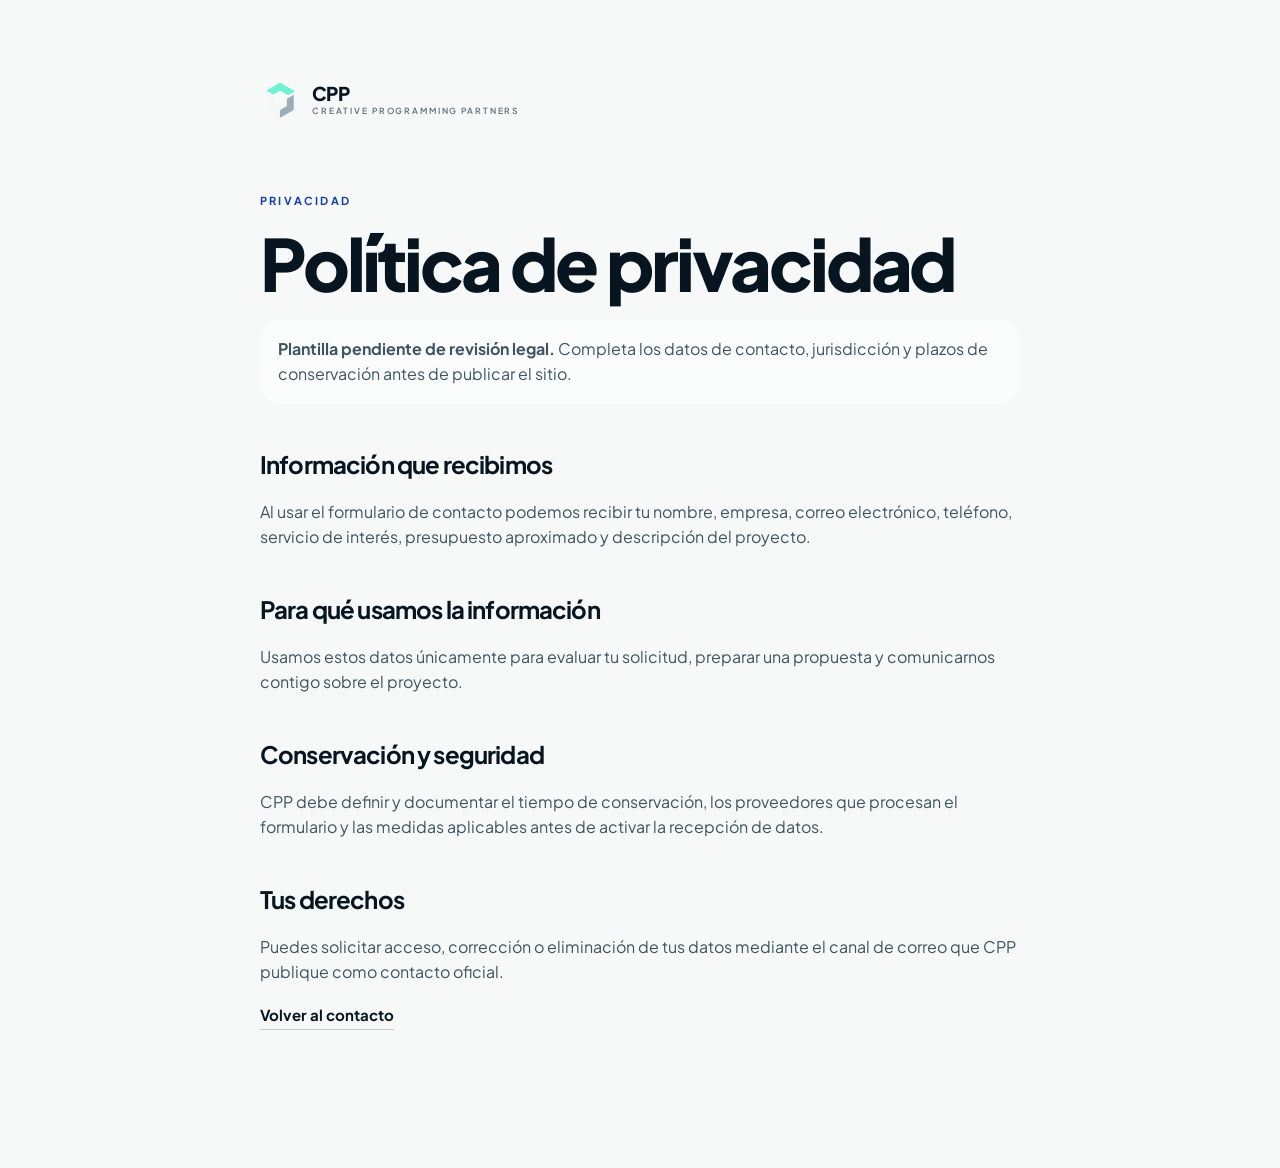
<file: privacy.html>
<!doctype html>
<html lang="es">
  <head>
    <meta charset="UTF-8" />
    <meta name="viewport" content="width=device-width, initial-scale=1" />
    <meta name="robots" content="noindex" />
    <title>Política de privacidad | CPP</title>
    <link rel="icon" href="assets/brand/cpp-social-avatar.svg" type="image/svg+xml" />
    <link rel="stylesheet" href="styles.css" />
    <style>
      .legal { width: min(760px, calc(100% - 32px)); margin: 0 auto; padding: 80px 0 120px; }
      .legal .brand { margin-bottom: 72px; }
      .legal h1 { max-width: none; font-size: clamp(2.4rem, 6vw, 4.5rem); }
      .legal h2 { max-width: none; margin-top: 48px; font-size: 1.5rem; }
      .legal p, .legal li { max-width: 70ch; }
      .legal-note { padding: 18px; background: var(--surface-soft); border-radius: var(--radius); }
    </style>
  </head>
  <body>
    <main class="legal">
      <a class="brand" href="index.html">
        <img class="brand-symbol" src="assets/brand/cpp-symbol-dark.svg" alt="" width="40" height="40" />
        <span class="brand-name"><strong>CPP</strong><small>Creative Programming Partners</small></span>
      </a>
      <p class="eyebrow">Privacidad</p>
      <h1>Política de privacidad</h1>
      <p class="legal-note"><strong>Plantilla pendiente de revisión legal.</strong> Completa los datos de contacto, jurisdicción y plazos de conservación antes de publicar el sitio.</p>
      <h2>Información que recibimos</h2>
      <p>Al usar el formulario de contacto podemos recibir tu nombre, empresa, correo electrónico, teléfono, servicio de interés, presupuesto aproximado y descripción del proyecto.</p>
      <h2>Para qué usamos la información</h2>
      <p>Usamos estos datos únicamente para evaluar tu solicitud, preparar una propuesta y comunicarnos contigo sobre el proyecto.</p>
      <h2>Conservación y seguridad</h2>
      <p>CPP debe definir y documentar el tiempo de conservación, los proveedores que procesan el formulario y las medidas aplicables antes de activar la recepción de datos.</p>
      <h2>Tus derechos</h2>
      <p>Puedes solicitar acceso, corrección o eliminación de tus datos mediante el canal de correo que CPP publique como contacto oficial.</p>
      <p><a class="text-link" href="index.html#contacto">Volver al contacto</a></p>
    </main>
  </body>
</html>
</file>
<file: styles.css>
/* CPP — sistema visual v2: base Cloud + Obsidian con acento cobalto.
   Movimiento propio, sin GSAP ni Lenis: ver script.js. */

@font-face {
  font-family: "CPP Sans";
  src: url("assets/plus-jakarta-sans-latin.woff2") format("woff2");
  font-display: swap;
  font-style: normal;
  font-weight: 200 800;
}

:root {
  color-scheme: light;
  --paper: #f7f8f8;
  --surface: #ffffff;
  --surface-soft: #fbfcfc;
  --ink: #071521;
  --ink-deep: #050f17;
  --muted: #3e545f;
  --muted-soft: #5b7079;
  --steel: #9aafb9;
  --line: rgba(7, 21, 33, .1);
  --line-strong: rgba(7, 21, 33, .14);
  --accent: #1d5ae0;
  --accent-deep: #123fa8;
  --accent-rgb: 29, 90, 224;
  --on-dark: #f4f7f5;
  --on-dark-muted: #9aafb9;
  --danger: #b42318;
  --danger-dark: #ff9a8b;
  --success: #0d6b57;
  --radius: 22px;
  --radius-sm: 16px;
  --shadow: 0 50px 90px -50px rgba(7, 21, 33, .45), 0 8px 24px -16px rgba(7, 21, 33, .2);
  --content: min(1240px, calc(100% - 56px));
  --serif: Georgia, "Times New Roman", serif;
  --mono: ui-monospace, "SFMono-Regular", Menlo, monospace;
  font-family: "CPP Sans", "Segoe UI", Helvetica, Arial, sans-serif;
  font-synthesis: none;
  text-rendering: optimizeLegibility;
}

/* Rendimiento: --mx/--my no se heredan, así mover el mouse solo recalcula el elemento que las usa. */
@property --mx { syntax: "<percentage>"; inherits: false; initial-value: 50%; }
@property --my { syntax: "<percentage>"; inherits: false; initial-value: 0%; }

*, *::before, *::after { box-sizing: border-box; }
html { overflow-x: clip; scroll-behavior: smooth; scroll-padding-top: 92px; }
body { margin: 0; color: var(--ink); background: var(--paper); line-height: 1.55; -webkit-font-smoothing: antialiased; text-wrap: pretty; }
body.menu-open { overflow: hidden; }
[hidden] { display: none !important; }
img { display: block; max-width: 100%; }
a { color: inherit; text-decoration: none; }
h1, h2, h3 { margin: 0 0 22px; letter-spacing: -.035em; line-height: 1.06; }
h1 { font-size: clamp(2.75rem, 6.4vw, 5.5rem); line-height: .94; letter-spacing: -.042em; font-weight: 800; }
h2 { font-size: clamp(1.75rem, 3.3vw, 2.875rem); font-weight: 800; }
h3 { font-size: 1.2rem; font-weight: 700; letter-spacing: -.025em; }
p { margin: 0 0 18px; color: var(--muted); }
ul, ol, dl, dd, figure { margin: 0; padding: 0; }
ul, ol { list-style: none; }
button, input, select, textarea { font: inherit; color: inherit; }
summary { list-style: none; cursor: pointer; }
summary::-webkit-details-marker { display: none; }
:focus-visible { outline: 3px solid rgba(var(--accent-rgb), .4); outline-offset: 3px; }
::selection { background: var(--accent); color: #fff; }

/* ── Utilidades ── */
.sr-only { position: absolute; width: 1px; height: 1px; padding: 0; margin: -1px; overflow: hidden; clip: rect(0, 0, 0, 0); white-space: nowrap; border: 0; }
.skip-link { position: fixed; left: 16px; top: -80px; z-index: 100; padding: 12px 18px; color: #fff; background: var(--ink); border-radius: 10px; transition: top 180ms ease; }
.skip-link:focus { top: 16px; }
.section-shell { width: var(--content); margin-inline: auto; }
.eyebrow { margin-bottom: 20px; color: var(--accent-deep); font-size: .69rem; font-weight: 700; letter-spacing: .2em; text-transform: uppercase; }
.eyebrow-accent { color: var(--accent); }
.eyebrow-quiet { color: var(--on-dark-muted); letter-spacing: .18em; }
.is-muted { color: var(--steel); }
.is-pending { font-family: var(--mono); font-size: .78rem; color: var(--muted-soft); }

.button { position: relative; display: inline-flex; align-items: center; justify-content: center; gap: 10px; min-height: 52px; padding: 0 26px; overflow: hidden; color: #fff; background: var(--accent); border: none; border-radius: 999px; font-size: .94rem; font-weight: 700; letter-spacing: -.01em; white-space: nowrap; cursor: pointer; box-shadow: 0 18px 40px -24px rgba(var(--accent-rgb), .9); transition: background 250ms ease, color 250ms ease, box-shadow 250ms ease; }
.button:hover { background: var(--accent-deep); color: #fff; }
.button-small { min-height: 42px; padding-inline: 20px; font-size: .84rem; }
.button-ink { background: var(--ink); box-shadow: 0 18px 40px -22px rgba(7, 21, 33, .75); }
.button-ink:hover { background: var(--accent-deep); }
.button-light { color: var(--ink); background: var(--on-dark); box-shadow: none; }
.button-light:hover { color: #fff; background: var(--accent); }
.sheen { position: absolute; inset: 0 auto 0 0; width: 40%; background: linear-gradient(90deg, transparent, rgba(255, 255, 255, .22), transparent); transform: translate3d(-120%, 0, 0); pointer-events: none; }
.text-link { display: inline-flex; align-items: center; gap: 8px; padding-bottom: 3px; color: var(--ink); font-size: .94rem; font-weight: 700; border-bottom: 1.5px solid rgba(7, 21, 33, .2); transition: color 250ms ease, border-color 250ms ease; }
.text-link:hover { color: var(--accent-deep); border-bottom-color: var(--accent); }
.text-arrow { display: inline-flex; align-items: center; gap: 8px; color: var(--accent); font-size: .88rem; font-weight: 700; transition: color 250ms ease, gap 250ms ease; }
.text-arrow:hover { color: var(--accent-deep); gap: 12px; }
.plus { display: grid; place-items: center; flex: 0 0 auto; width: 24px; height: 24px; border: 1px solid rgba(7, 21, 33, .18); border-radius: 50%; font-style: normal; font-size: .88rem; line-height: 1; color: var(--muted); transition: transform 350ms cubic-bezier(.2, .7, .2, 1), color 250ms ease, border-color 250ms ease; }
details[open] > summary > .plus { transform: rotate(45deg); color: var(--accent); border-color: var(--accent); }

/* ── Aura del cursor ── */
.cursor-aura { position: fixed; top: 0; left: 0; z-index: 1; width: 420px; height: 420px; margin: -210px 0 0 -210px; border-radius: 50%; opacity: 0; pointer-events: none; background: radial-gradient(circle, rgba(var(--accent-rgb), .13), rgba(var(--accent-rgb), 0) 62%); transition: opacity .5s ease; }

/* ── Cabecera ── */
.site-header { position: sticky; top: 0; z-index: 40; background: rgba(247, 248, 248, .95); border-bottom: 1px solid rgba(7, 21, 33, .08); }
.site-header.is-condensed { box-shadow: 0 14px 34px -28px rgba(7, 21, 33, .6); }
.nav-shell { width: var(--content); margin-inline: auto; display: flex; align-items: center; gap: 28px; padding: 14px 0; }
.brand { display: inline-flex; align-items: center; gap: 12px; flex: 0 0 auto; }
.brand-symbol { display: block; overflow: visible; }
.brand-name { display: flex; flex-direction: column; line-height: 1; }
.brand-name strong { font-size: 1.19rem; font-weight: 800; letter-spacing: -.03em; }
.brand-name small { margin-top: 4px; color: var(--muted-soft); font-size: .53rem; font-weight: 600; letter-spacing: .22em; text-transform: uppercase; white-space: nowrap; }
.site-nav { display: flex; align-items: center; gap: clamp(16px, 2vw, 26px); margin-inline: auto; }
.site-nav a { color: var(--muted); font-size: .88rem; font-weight: 600; white-space: nowrap; transition: color 250ms ease; }
.site-nav a:hover, .site-nav a.is-active { color: var(--ink); }
.nav-cta { flex: 0 0 auto; }
.menu-toggle { display: none; flex-direction: column; justify-content: center; gap: 5px; width: 42px; height: 42px; padding: 0 11px; background: var(--surface); border: 1px solid var(--line-strong); border-radius: 12px; cursor: pointer; }
.menu-toggle span[aria-hidden] { display: block; height: 1.5px; background: var(--ink); }
.scroll-progress { position: absolute; left: 0; bottom: -1px; width: 100%; height: 2px; background: var(--accent); transform: scaleX(0); transform-origin: 0 50%; will-change: transform; }

/* ── Hero ── */
.hero { position: relative; isolation: isolate; overflow: hidden; padding: clamp(48px, 7vw, 104px) 0 clamp(56px, 6vw, 88px); }
.hero-grid { position: absolute; inset: 0; background-image: linear-gradient(rgba(7, 21, 33, .045) 1px, transparent 1px), linear-gradient(90deg, rgba(7, 21, 33, .045) 1px, transparent 1px); background-size: 72px 72px; mask-image: radial-gradient(120% 80% at 70% 0%, #000 10%, transparent 72%); -webkit-mask-image: radial-gradient(120% 80% at 70% 0%, #000 10%, transparent 72%); }
.hero-glow { position: absolute; top: -180px; right: -120px; width: 620px; height: 620px; border-radius: 50%; background: radial-gradient(circle, rgba(var(--accent-rgb), .14), transparent 64%); }
.hero-canvas { position: absolute; inset: 0; width: 100%; height: 100%; opacity: 0; pointer-events: none; transition: opacity 1.2s ease; }
.hero-inner { position: relative; display: grid; gap: clamp(36px, 4.5vw, 72px); grid-template-columns: repeat(auto-fit, minmax(330px, 1fr)); align-items: center; }
.hero-kicker { display: inline-flex; align-items: center; gap: 10px; margin: 0; padding: 7px 14px 7px 12px; background: rgba(255, 255, 255, .7); border: 1px solid var(--line); border-radius: 999px; color: var(--muted); font-size: .72rem; font-weight: 700; letter-spacing: .13em; text-transform: uppercase; }
.hero-kicker span { width: 7px; height: 7px; border-radius: 50%; background: var(--accent); animation: cpp-pulse 2.4s ease-in-out infinite; }
#hero-title { margin: 26px 0 0; }
#hero-title em { font-family: var(--serif); font-style: italic; font-weight: 400; letter-spacing: -.02em; color: var(--accent-deep); }
.hero-lede { max-width: 52ch; margin: 26px 0 0; font-size: clamp(1.03rem, 1.35vw, 1.19rem); line-height: 1.62; }
.hero-actions { display: flex; flex-wrap: wrap; align-items: center; gap: 14px 22px; margin-top: 32px; }
.hero-assurance { display: grid; gap: 14px; max-width: 540px; margin-top: 44px; }
.hero-assurance li { display: flex; align-items: baseline; gap: 14px; padding-top: 14px; border-top: 1px solid var(--line); color: #2a3f4a; font-size: .9rem; font-weight: 600; }
.hero-assurance span { color: var(--accent); font-size: .69rem; font-weight: 800; letter-spacing: .1em; }
.hero-visual { position: relative; margin: 0; }
.visual-frame { position: relative; overflow: hidden; background: var(--surface); border: 1px solid var(--line); border-radius: var(--radius); box-shadow: var(--shadow); }
.visual-frame img { width: 100%; height: auto; }
.visual-spot { position: absolute; inset: 0; background: radial-gradient(560px circle at var(--mx, 50%) var(--my, 0%), rgba(var(--accent-rgb), .16), transparent 60%); }
.visual-coordinate { position: absolute; top: 16px; left: 158px; font-family: var(--mono); font-size: .59rem; letter-spacing: .16em; color: rgba(7, 21, 33, .4); }
.visual-caption { position: absolute; left: 0; right: 0; bottom: 0; padding: 52px 172px 20px 22px; background: linear-gradient(180deg, transparent, rgba(255, 255, 255, .94) 55%); }
.visual-caption span { display: block; color: var(--accent-deep); font-size: .66rem; font-weight: 700; letter-spacing: .16em; text-transform: uppercase; }
.visual-caption strong { display: block; margin-top: 6px; font-size: clamp(1rem, 1.5vw, 1.19rem); font-weight: 700; letter-spacing: -.02em; }
.signal-card { position: absolute; display: flex; flex-direction: column; gap: 2px; padding: 12px 16px; border-radius: 14px; }
.signal-card span { font-size: .56rem; font-weight: 700; letter-spacing: .18em; }
.signal-card strong { display: flex; align-items: center; gap: 8px; font-size: .84rem; font-weight: 700; }
.signal-card i { width: 6px; height: 6px; border-radius: 50%; background: var(--accent); animation: cpp-pulse 1.8s ease-in-out infinite; }
.signal-card-a { top: -16px; left: -14px; color: #fff; background: var(--ink); box-shadow: 0 24px 44px -26px rgba(7, 21, 33, .8); animation: cpp-float 6s ease-in-out infinite; }
.signal-card-a span { color: var(--steel); }
.signal-card-b { right: -10px; bottom: -18px; width: 152px; background: var(--surface); border: 1px solid var(--line); box-shadow: 0 24px 44px -30px rgba(7, 21, 33, .5); animation: cpp-float 7.5s ease-in-out .8s infinite; }
.signal-card-b span { color: var(--muted-soft); }

/* ── Cinta de servicios ── */
.outcome-ribbon { overflow: hidden; padding: 18px 0; background: var(--surface); border-block: 1px solid rgba(7, 21, 33, .08); }
.outcome-track { display: flex; width: max-content; animation: cpp-marquee 34s linear infinite; }
.outcome-group { display: flex; align-items: center; gap: 34px; padding-right: 34px; color: var(--muted); font-size: .81rem; font-weight: 700; letter-spacing: .16em; text-transform: uppercase; white-space: nowrap; }
.outcome-group i { color: var(--accent); font-style: normal; }

/* ── Manifiesto ── */
.manifesto { padding-block: clamp(72px, 9vw, 136px); color: var(--on-dark); background: var(--ink); }
.manifesto-grid { display: grid; gap: clamp(32px, 4vw, 72px); grid-template-columns: repeat(auto-fit, minmax(320px, 1fr)); align-items: center; }
.manifesto h2 { margin: 26px 0 0; font-size: clamp(1.7rem, 3.3vw, 2.875rem); line-height: 1.1; font-weight: 700; }
.manifesto h2 span { display: block; }
.manifesto h2 em { font-family: var(--serif); font-style: italic; font-weight: 400; }
.manifesto-foot { display: flex; flex-wrap: wrap; gap: 10px 12px; margin-top: 36px; }
.manifesto-foot span { padding: 9px 16px; border: 1px solid rgba(154, 175, 185, .26); border-radius: 999px; color: var(--on-dark-muted); font-size: .72rem; font-weight: 700; letter-spacing: .1em; text-transform: uppercase; }
.manifesto-figure { position: relative; margin: 0; }
.symbol-stage { position: relative; overflow: hidden; border: 1px solid rgba(154, 175, 185, .2); border-radius: 24px; background: radial-gradient(120% 90% at 70% 10%, rgba(var(--accent-rgb), .22), rgba(5, 15, 23, .9) 62%); }
.symbol-stage canvas { display: block; width: 100%; height: min(58vh, 440px); cursor: grab; touch-action: pan-y; }
.symbol-hint { position: absolute; left: 20px; bottom: 18px; display: inline-flex; align-items: center; gap: 8px; padding: 8px 14px; border: 1px solid rgba(154, 175, 185, .24); border-radius: 999px; background: rgba(5, 15, 23, .82); color: var(--on-dark-muted); font-family: var(--mono); font-size: .66rem; letter-spacing: .1em; pointer-events: none; }
.symbol-tag { position: absolute; right: 20px; top: 18px; color: rgba(154, 175, 185, .65); font-family: var(--mono); font-size: .63rem; letter-spacing: .14em; }
.manifesto-figure figcaption { display: flex; flex-wrap: wrap; align-items: baseline; gap: 6px 14px; margin-top: 16px; }
.manifesto-figure figcaption strong { font-size: .94rem; font-weight: 700; letter-spacing: -.02em; }
.manifesto-figure figcaption span { color: var(--on-dark-muted); font-size: .84rem; }

/* ── Beneficios ── */
.benefits { padding-block: clamp(72px, 8vw, 120px); display: grid; gap: clamp(28px, 4vw, 64px); grid-template-columns: repeat(auto-fit, minmax(300px, 1fr)); align-items: start; }
.section-intro { position: sticky; top: 100px; }
.section-intro h2 { margin-top: 20px; font-size: clamp(1.75rem, 3.3vw, 2.75rem); line-height: 1.08; }
.section-intro p:not(.eyebrow) { max-width: 44ch; margin: 20px 0 0; font-size: 1rem; line-height: 1.65; }
.benefit-grid { display: grid; gap: 14px; grid-template-columns: repeat(auto-fit, minmax(230px, 1fr)); }
.benefit-grid article { padding: 24px 22px 26px; background: var(--surface); background-image: radial-gradient(340px circle at var(--mx, 50%) var(--my, 0%), rgba(var(--accent-rgb), .09), transparent 70%); border: 1px solid var(--line); border-radius: 18px; transition: transform 400ms cubic-bezier(.2, .7, .2, 1), border-color 300ms ease, box-shadow 400ms ease; }
.benefit-grid article:hover { transform: translateY(-5px); border-color: rgba(var(--accent-rgb), .45); box-shadow: 0 24px 44px -32px rgba(7, 21, 33, .5); }
.benefit-grid span { font-family: var(--mono); font-size: .69rem; font-weight: 600; letter-spacing: .1em; color: var(--accent); }
.benefit-grid h3 { margin: 16px 0 8px; font-size: 1.09rem; }
.benefit-grid p { margin: 0; font-size: .91rem; line-height: 1.6; }

/* ── Servicios ── */
.services { padding-block: clamp(72px, 8vw, 120px); background: var(--surface); border-block: 1px solid rgba(7, 21, 33, .08); }
.section-heading { display: grid; gap: 4px 24px; grid-template-columns: repeat(auto-fit, minmax(300px, 1fr)); align-items: end; margin-bottom: clamp(36px, 4vw, 56px); }
.section-heading h2 { margin: 20px 0 0; line-height: 1.06; }
.section-heading p:not(.eyebrow) { max-width: 46ch; margin: 0; font-size: 1rem; line-height: 1.65; }
.section-heading.compact { grid-template-columns: minmax(0, 640px); }
.service-columns { display: grid; gap: 14px; grid-template-columns: repeat(auto-fit, minmax(330px, 1fr)); align-items: start; }
.service-list { display: grid; gap: 10px; align-content: start; }
.service-list details { padding: 4px 20px; background: var(--surface-soft); border: 1px solid var(--line); border-radius: var(--radius-sm); }
.service-list summary { display: flex; align-items: center; justify-content: space-between; gap: 16px; padding: 18px 0; font-size: 1.03rem; font-weight: 700; letter-spacing: -.02em; }
.service-list summary strong { margin-left: auto; color: var(--muted-soft); font-size: .78rem; font-weight: 700; white-space: nowrap; }
.service-list details[open] > summary { color: var(--accent-deep); }
.service-body { padding-bottom: 22px; animation: cpp-open .35s ease both; }
.service-body p { margin: 0; font-size: .91rem; line-height: 1.6; }
.service-body ul { display: flex; flex-wrap: wrap; gap: 8px; margin-top: 14px; }
.service-body li { padding: 6px 12px; background: rgba(var(--accent-rgb), .08); border-radius: 999px; color: var(--accent-deep); font-size: .78rem; font-weight: 600; }
.service-body .text-arrow { margin-top: 18px; }
.service-callout { margin-top: 4px; padding: 26px 24px; color: var(--on-dark); background: var(--ink); border-radius: var(--radius-sm); }
.service-callout h3 { margin: 12px 0 10px; font-size: 1.38rem; letter-spacing: -.03em; }
.service-callout p { margin: 0; color: var(--on-dark-muted); font-size: .91rem; line-height: 1.6; }
.service-callout .button { margin-top: 18px; }
.price-note { max-width: 80ch; margin: 26px 0 0; color: var(--muted-soft); font-size: .78rem; line-height: 1.6; }

/* ── Proceso ── */
.process { padding-block: clamp(72px, 8vw, 120px); }
.process-track { display: grid; gap: 2px; grid-template-columns: repeat(auto-fit, minmax(220px, 1fr)); margin-top: clamp(36px, 4vw, 60px); border-top: 1px solid var(--line-strong); }
.process-track li { padding: 26px 22px 30px 0; }
.process-rule { display: flex; align-items: center; gap: 10px; }
.process-rule span { color: var(--accent); font-family: var(--mono); font-size: .69rem; font-weight: 600; }
.process-rule i { flex: 1; height: 1px; background: var(--line-strong); }
.process-step { display: block; margin-top: 18px; color: var(--muted-soft); font-size: .69rem; font-weight: 700; letter-spacing: .16em; text-transform: uppercase; }
.process-track h3 { margin: 10px 0 8px; font-size: 1.19rem; }
.process-track p { margin: 0; font-size: .91rem; line-height: 1.6; }

/* ── Proyectos ── */
.projects { padding-block: clamp(72px, 8vw, 120px); background: var(--surface); border-top: 1px solid rgba(7, 21, 33, .08); }
.project-feature { display: grid; grid-template-columns: repeat(auto-fit, minmax(320px, 1fr)); overflow: hidden; background: var(--surface-soft); border: 1px solid var(--line); border-radius: var(--radius); }
.project-media { position: relative; overflow: hidden; min-height: 280px; background: #edf0f1; }
.project-media img { width: 100%; height: 100%; object-fit: cover; transition: transform 1.1s cubic-bezier(.2, .7, .2, 1); }
.project-number { position: absolute; top: 16px; left: 18px; color: rgba(7, 21, 33, .45); font-family: var(--mono); font-size: .69rem; letter-spacing: .12em; }
.project-status { position: absolute; left: 18px; bottom: 16px; padding: 6px 12px; background: rgba(7, 21, 33, .86); border-radius: 999px; color: #fff; font-size: .66rem; font-weight: 700; letter-spacing: .12em; text-transform: uppercase; }
.project-copy { padding: clamp(28px, 3vw, 44px); }
.project-copy h3 { margin: 14px 0 12px; font-size: clamp(1.38rem, 2.3vw, 1.88rem); font-weight: 700; letter-spacing: -.03em; }
.project-copy > p { font-size: .97rem; line-height: 1.62; }
.project-copy dl { display: grid; gap: 12px; margin: 24px 0; }
.project-copy dl div { display: flex; gap: 16px; padding-top: 12px; border-top: 1px solid var(--line); }
.project-copy dt { flex: 0 0 96px; color: var(--muted-soft); font-size: .72rem; font-weight: 700; letter-spacing: .1em; text-transform: uppercase; }
.project-copy dd { margin: 0; color: #2a3f4a; font-size: .91rem; font-weight: 600; }
.project-pair { display: grid; gap: 14px; grid-template-columns: repeat(auto-fit, minmax(320px, 1fr)); margin-top: 14px; }
.project-pair article { overflow: hidden; background: var(--surface-soft); border: 1px solid var(--line); border-radius: var(--radius); transition: transform 450ms cubic-bezier(.2, .7, .2, 1), box-shadow 450ms ease; }
.project-pair article:hover { transform: translateY(-6px); box-shadow: 0 34px 60px -40px rgba(7, 21, 33, .5); }
.project-pair .project-media { min-height: 0; aspect-ratio: 4 / 3; }
.project-pair .project-copy { padding: 26px 24px 30px; }
.project-pair h3 { font-size: 1.31rem; }
.project-pair p { font-size: .91rem; line-height: 1.6; }

/* ── Equipo ── */
.about { padding-block: clamp(72px, 8vw, 120px); }
.about-copy { max-width: 700px; }
.about-copy h2 { margin: 20px 0 18px; }
.about-copy p:not(.eyebrow) { margin: 0; font-size: 1rem; line-height: 1.65; }
.roster { position: relative; margin-top: clamp(32px, 3.6vw, 52px); }
.roster ul { display: grid; border-top: 1px solid var(--line-strong); }
.roster li { transition: transform 500ms cubic-bezier(.2, .7, .2, 1), opacity 400ms ease, filter 400ms ease; }
.roster ul button { display: grid; grid-template-columns: auto minmax(0, 1fr) auto; align-items: center; gap: clamp(14px, 2.6vw, 36px); width: 100%; padding: clamp(18px, 2.2vw, 30px) 6px; background: transparent; border: none; border-bottom: 1px solid var(--line-strong); text-align: left; cursor: pointer; transition: padding-left 450ms cubic-bezier(.2, .7, .2, 1), background-color 350ms ease; }
.roster ul button:hover { padding-left: 18px; background-color: rgba(var(--accent-rgb), .05); }
.roster-index { color: var(--accent); font-family: var(--mono); font-size: .69rem; letter-spacing: .12em; }
.roster-name { display: flex; flex-wrap: wrap; align-items: baseline; gap: 6px 18px; }
.roster-name strong { font-size: clamp(1.44rem, 3.4vw, 2.63rem); font-weight: 700; letter-spacing: -.042em; }
.roster-name > span { color: var(--muted-soft); font-size: .75rem; font-weight: 700; letter-spacing: .14em; text-transform: uppercase; }
.roster-meta { display: flex; align-items: center; gap: 14px; }
.roster-thumb { display: block; width: 46px; height: 58px; object-fit: cover; object-position: 50% 20%; border-radius: 8px; background-color: #eef1f2; background-image: repeating-linear-gradient(135deg, rgba(7, 21, 33, .05) 0 1px, transparent 1px 9px); }
.roster-arrow { color: var(--muted-soft); font-style: normal; font-size: .88rem; }
.roster.is-open li:not(.is-active) { transform: scale(.96); opacity: .3; filter: blur(1.5px); }
.roster.is-open li.is-active { transform: scale(.99); opacity: .2; }
.partner-overlay { position: fixed; inset: 0; z-index: 44; background: rgba(7, 21, 33, .34); animation: cpp-fade .35s ease both; }
.partner-dialog { position: absolute; left: 0; right: 0; top: -40px; z-index: 45; display: grid; grid-template-columns: minmax(240px, 420px) minmax(260px, 1fr); overflow: hidden; background: var(--surface); border: 1px solid rgba(7, 21, 33, .12); border-radius: 24px; box-shadow: 0 60px 110px -50px rgba(7, 21, 33, .6); animation: cpp-pop .45s cubic-bezier(.16, .86, .26, 1) both; }
.partner-portrait { position: relative; overflow: hidden; aspect-ratio: 3 / 4; background-color: #eaeeef; background-image: repeating-linear-gradient(135deg, rgba(7, 21, 33, .05) 0 1px, transparent 1px 10px); }
.partner-portrait img { position: absolute; inset: 0; width: 100%; height: 100%; object-fit: cover; object-position: center; }
.partner-portrait strong { position: absolute; top: 50%; left: 50%; transform: translate(-50%, -50%); color: rgba(7, 21, 33, .14); font-size: clamp(4rem, 9vw, 7.75rem); font-weight: 800; letter-spacing: -.06em; }
.partner-body { padding: clamp(22px, 2.4vw, 34px); }
.partner-head { display: flex; align-items: flex-start; justify-content: space-between; gap: 16px; }
.partner-head > div { flex: 1; }
.partner-head h3 { margin: 12px 0 0; font-size: clamp(1.63rem, 3vw, 2.38rem); font-weight: 700; letter-spacing: -.04em; }
.partner-head .eyebrow { margin: 0; }
.partner-close { display: grid; place-items: center; flex: 0 0 auto; width: 38px; height: 38px; background: var(--surface); border: 1px solid rgba(7, 21, 33, .16); border-radius: 50%; color: var(--muted); font-size: .94rem; cursor: pointer; transition: background 250ms ease, color 250ms ease; }
.partner-close:hover { color: #fff; background: var(--ink); }
.partner-body > p { max-width: 44ch; margin: 16px 0 0; font-size: .97rem; line-height: 1.62; }
.partner-body dl { display: grid; gap: 12px; margin: 26px 0 0; }
.partner-body dl div { display: flex; gap: 16px; padding-top: 12px; border-top: 1px solid var(--line); }
.partner-body dt { flex: 0 0 104px; color: var(--muted-soft); font-size: .72rem; font-weight: 700; letter-spacing: .1em; text-transform: uppercase; }
.partner-body dd { margin: 0; color: #2a3f4a; font-size: .91rem; font-weight: 600; }
.partner-link { display: inline-flex; align-items: center; gap: 7px; padding-bottom: 2px; color: var(--accent); font-weight: 700; border-bottom: 1.5px solid rgba(var(--accent-rgb), .28); transition: color 250ms ease, border-color 250ms ease, gap 250ms ease; }
.partner-link:hover { color: var(--accent-deep); border-bottom-color: var(--accent); gap: 11px; }
.partner-link:focus-visible { outline: 2px solid var(--accent); outline-offset: 3px; border-radius: 3px; }
.partner-quote { margin: 24px 0 0; color: var(--ink); font-family: var(--serif); font-style: italic; font-size: 1.06rem; }
.partner-body .text-arrow { margin-top: 22px; }

/* ── CTA intermedio ── */
.mid-cta { display: flex; flex-wrap: wrap; align-items: center; justify-content: space-between; gap: 24px 36px; padding: clamp(32px, 4vw, 52px); background: var(--surface); border: 1px solid var(--line); border-radius: var(--radius); }
.mid-cta h2 { max-width: 22ch; margin: 0 0 10px; font-size: clamp(1.5rem, 2.6vw, 2.25rem); }
.mid-cta p { max-width: 52ch; margin: 0; }

/* ── Contacto ── */
.contact { padding-block: clamp(72px, 8vw, 120px); color: var(--on-dark); background: var(--ink); }
.contact-grid { display: grid; gap: clamp(32px, 4vw, 64px); grid-template-columns: repeat(auto-fit, minmax(320px, 1fr)); align-items: start; }
.contact-aside h2 { margin: 20px 0 18px; }
.contact-aside > p:not(.eyebrow) { max-width: 46ch; color: var(--on-dark-muted); font-size: 1rem; line-height: 1.65; }
.contact-options { display: grid; gap: 14px; margin-top: 36px; }
.contact-options div { display: flex; align-items: baseline; gap: 16px; padding-top: 14px; border-top: 1px solid rgba(154, 175, 185, .2); }
.contact-options span { color: var(--accent); font-family: var(--mono); font-size: .69rem; }
.contact-options strong { font-size: .94rem; font-weight: 600; }
.contact-form { padding: clamp(24px, 2.6vw, 34px); background: rgba(244, 247, 245, .04); border: 1px solid rgba(154, 175, 185, .2); border-radius: var(--radius); }
.honeypot { position: absolute; width: 1px; height: 1px; overflow: hidden; clip: rect(0, 0, 0, 0); }
.form-grid { display: grid; gap: 16px; grid-template-columns: repeat(auto-fit, minmax(190px, 1fr)); }
.field { display: grid; gap: 7px; }
.field-full { grid-column: 1 / -1; }
.field label { color: var(--on-dark-muted); font-size: .75rem; font-weight: 700; letter-spacing: .06em; }
.field label span { font-weight: 500; opacity: .7; }
.field input, .field select, .field textarea { padding: 13px 14px; color: var(--on-dark); background: rgba(7, 21, 33, .4); border: 1px solid rgba(154, 175, 185, .26); border-radius: 12px; font-size: .91rem; outline: none; transition: border-color 250ms ease, box-shadow 250ms ease; }
.field select { appearance: none; }
.field textarea { line-height: 1.55; resize: vertical; }
.field input::placeholder, .field textarea::placeholder { color: #7c919b; }
.field input:focus, .field select:focus, .field textarea:focus { border-color: var(--accent); box-shadow: 0 0 0 3px rgba(var(--accent-rgb), .2); }
.field option { color: var(--ink); }
.field-error { color: var(--danger-dark); font-size: .75rem; font-weight: 600; }
.consent { display: flex; align-items: flex-start; gap: 10px; margin-top: 18px; color: var(--on-dark-muted); font-size: .81rem; line-height: 1.55; }
.consent input { width: 16px; height: 16px; margin-top: 2px; accent-color: var(--accent); }
.consent a { color: var(--on-dark); text-decoration: underline; }
.consent-error { display: block; margin-top: 6px; }
.submit-button { width: 100%; margin-top: 24px; }
.submit-button:hover { color: var(--ink); background: var(--on-dark); }
.form-note { margin: 12px 0 0; color: #7c919b; font-size: .75rem; }
.form-status { margin: 12px 0 0; font-size: .84rem; font-weight: 600; }
.form-status.error { color: var(--danger-dark); }
.form-status.success { color: #7ee0c0; }

/* ── Preguntas frecuentes ── */
.faq { padding-block: clamp(72px, 8vw, 120px); display: grid; gap: clamp(28px, 4vw, 64px); grid-template-columns: repeat(auto-fit, minmax(290px, 1fr)); align-items: start; }
.faq-heading h2 { margin: 20px 0 18px; }
.faq-heading p:not(.eyebrow) { max-width: 38ch; margin: 0; font-size: 1rem; line-height: 1.65; }
.faq-list { display: grid; gap: 10px; }
.faq-list details { border-bottom: 1px solid var(--line-strong); }
.faq-list summary { display: flex; align-items: center; justify-content: space-between; gap: 16px; padding: 20px 0; font-size: 1.03rem; font-weight: 700; letter-spacing: -.02em; }
.faq-list details[open] > summary { color: var(--accent-deep); }
.faq-list p { max-width: 62ch; padding-bottom: 22px; margin: 0; font-size: .91rem; line-height: 1.65; animation: cpp-open .35s ease both; }

/* ── Pie ── */
.site-footer { padding: clamp(56px, 6vw, 88px) 0 28px; color: var(--on-dark); background: var(--ink-deep); }
.footer-grid { display: grid; gap: 36px; grid-template-columns: repeat(auto-fit, minmax(200px, 1fr)); }
.footer-brand { max-width: 34ch; }
.footer-brand p { margin: 18px 0 0; color: var(--on-dark-muted); font-size: .88rem; line-height: 1.65; }
.brand-inverse .brand-name small { color: var(--on-dark-muted); }
.footer-grid h2 { margin: 0 0 4px; color: #7c919b; font-size: .69rem; font-weight: 700; letter-spacing: .18em; text-transform: uppercase; }
.footer-grid > div:not(.footer-brand) { display: grid; gap: 10px; align-content: start; }
.footer-grid > div a { font-size: .88rem; font-weight: 600; transition: color 250ms ease; }
.footer-grid > div a:hover { color: var(--accent); }
.footer-bottom { display: flex; flex-wrap: wrap; justify-content: space-between; gap: 8px 24px; margin-top: 40px; padding-top: 20px; border-top: 1px solid rgba(154, 175, 185, .18); }
.footer-bottom p { margin: 0; color: #7c919b; font-size: .78rem; }

/* ── Página legal (privacy.html) ── */
.legal .brand-symbol { width: 40px; height: 40px; }
.legal h2 { font-weight: 700; }

/* ── Animaciones ── */
@keyframes cpp-marquee { from { transform: translate3d(0, 0, 0); } to { transform: translate3d(-50%, 0, 0); } }
@keyframes cpp-pulse { 0%, 100% { opacity: 1; transform: scale(1); } 50% { opacity: .35; transform: scale(.72); } }
@keyframes cpp-float { 0%, 100% { transform: translate3d(0, 0, 0); } 50% { transform: translate3d(0, -9px, 0); } }
@keyframes cpp-open { from { opacity: 0; transform: translate3d(0, -6px, 0); } to { opacity: 1; transform: none; } }
@keyframes cpp-sheen { from { transform: translate3d(-120%, 0, 0); } to { transform: translate3d(220%, 0, 0); } }
@keyframes cpp-pop { from { opacity: 0; transform: translate3d(0, 18px, 0) scale(.96); } to { opacity: 1; transform: none; } }
@keyframes cpp-fade { from { opacity: 0; } to { opacity: 1; } }

/* Animaciones infinitas en pausa mientras su sección está fuera de pantalla. */
[data-anim-off], [data-anim-off] * { animation-play-state: paused !important; }

@media (hover: hover) and (pointer: fine) and (prefers-reduced-motion: no-preference) {
  [data-zoom-box]:hover > [data-zoom] { transform: scale(1.05); }
}

/* ── Responsive ── */
@media (max-width: 900px) {
  :root { --content: min(1240px, calc(100% - 40px)); }
  .nav-shell { justify-content: space-between; }
  .site-nav { position: absolute; left: 0; right: 0; top: 100%; display: none; flex-direction: column; align-items: stretch; gap: 2px; margin: 0; padding: 8px 20px 20px; background: var(--paper); border-bottom: 1px solid var(--line); }
  .site-nav.open { display: flex; animation: cpp-open .3s ease both; }
  .site-nav a { padding: 13px 8px; border-bottom: 1px solid rgba(7, 21, 33, .06); color: var(--ink); font-size: 1.06rem; font-weight: 600; }
  .nav-cta { display: none; }
  .menu-toggle { display: flex; }
  .hero-visual { margin-top: 8px; }
  .signal-card-b { right: 0; }
  .visual-coordinate { display: none; }
  .visual-caption { padding-right: 120px; }
  .section-intro { position: static; }
  .process-track li { padding-right: 0; }
  .partner-dialog { top: 0; }
  .mid-cta { flex-direction: column; align-items: flex-start; }
}

@media (max-width: 620px) {
  .partner-dialog { grid-template-columns: 1fr; }
}

@media (max-width: 560px) {
  .visual-caption { padding: 40px 16px 16px; }
  .signal-card-b { width: auto; }
  .hero-kicker { font-size: .64rem; }
  .roster-thumb { display: none; }
}

@media (prefers-reduced-motion: reduce) {
  html { scroll-behavior: auto; }
  *, *::before, *::after { animation-duration: .01ms !important; animation-iteration-count: 1 !important; transition-duration: .01ms !important; }
  .cursor-aura, .hero-canvas { display: none; }
}
</file>
